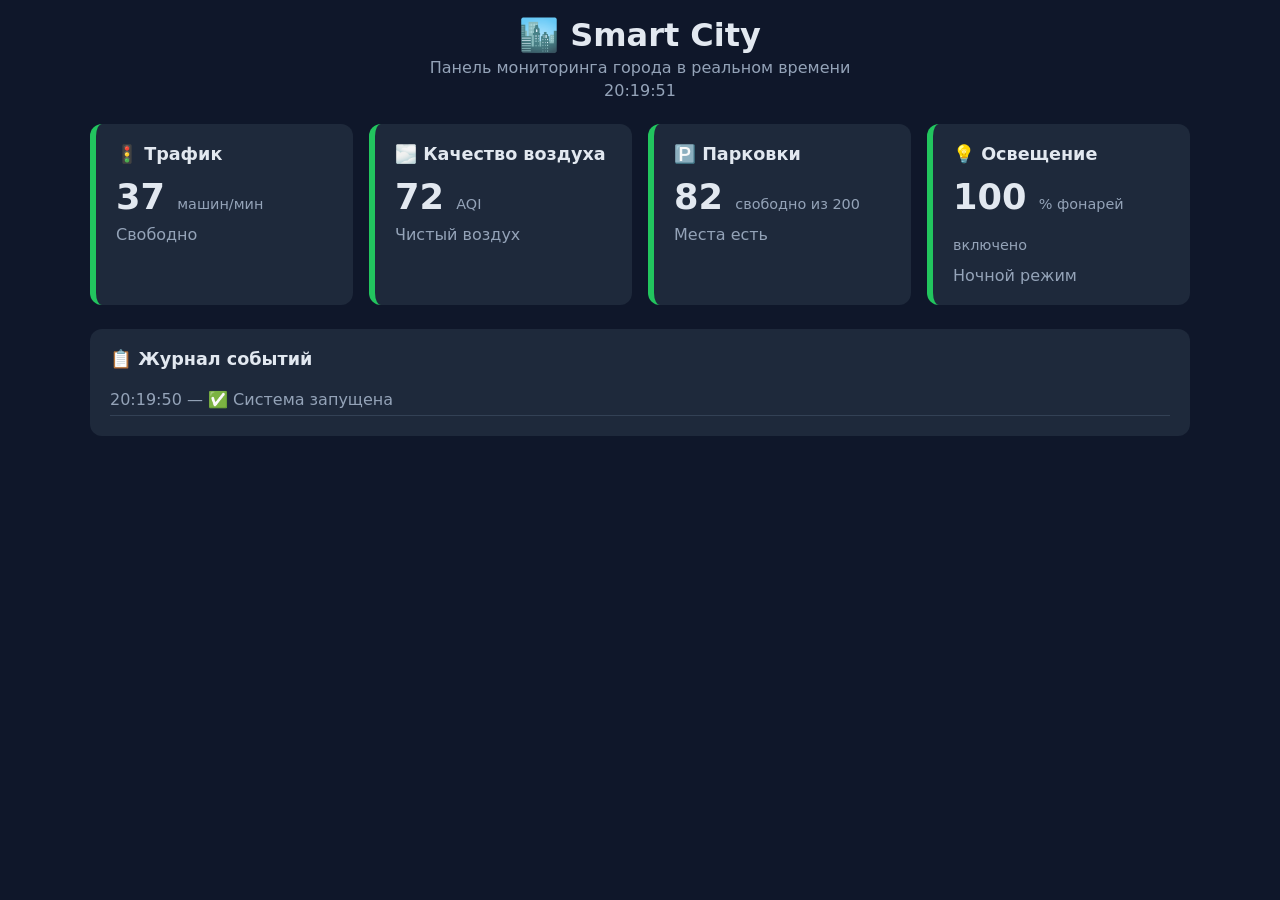
<file: index.html>
<!DOCTYPE html>
<html lang="ru">
<head>
  <meta charset="UTF-8">
  <!-- Чтобы страница нормально выглядела на телефоне -->
  <meta name="viewport" content="width=device-width, initial-scale=1.0">
  <title>Smart City Dashboard</title>
  <!-- Подключаем файл со стилями -->
  <link rel="stylesheet" href="style.css">
</head>
<body>
  <header class="header">
    <h1>🏙️ Smart City</h1>
    <p class="subtitle">Панель мониторинга города в реальном времени</p>
    <p class="clock" id="clock">--:--:--</p>
  </header>

  <main>
    <!-- Сетка карточек. Каждая карточка — один «датчик» города.
         id нужны, чтобы JavaScript мог найти элемент и поменять в нём число. -->
    <section class="grid">
      <article class="card" id="card-traffic">
        <h2>🚦 Трафик</h2>
        <p class="value"><span id="traffic">--</span> <small>машин/мин</small></p>
        <p class="status" id="traffic-status">загрузка…</p>
      </article>

      <article class="card" id="card-air">
        <h2>🌫️ Качество воздуха</h2>
        <p class="value"><span id="air">--</span> <small>AQI</small></p>
        <p class="status" id="air-status">загрузка…</p>
      </article>

      <article class="card" id="card-parking">
        <h2>🅿️ Парковки</h2>
        <p class="value"><span id="parking">--</span> <small>свободно из 200</small></p>
        <p class="status" id="parking-status">загрузка…</p>
      </article>

      <article class="card" id="card-light">
        <h2>💡 Освещение</h2>
        <p class="value"><span id="light">--</span> <small>% фонарей включено</small></p>
        <p class="status" id="light-status">загрузка…</p>
      </article>
    </section>

    <!-- Журнал событий: сюда пишем предупреждения -->
    <section class="log">
      <h2>📋 Журнал событий</h2>
      <ul id="log-list"></ul>
    </section>
  </main>

  <!-- Скрипт подключаем в конце, когда все элементы уже есть на странице -->
  <script src="app.js"></script>
</body>
</html>
</file>
<file: style.css>
/* Переменные с цветами: поменяешь здесь — поменяется везде */
:root {
  --bg: #0f172a;
  --card: #1e293b;
  --text: #e2e8f0;
  --muted: #94a3b8;
  --ok: #22c55e;
  --warn: #eab308;
  --danger: #ef4444;
}

* {
  box-sizing: border-box;
}

body {
  margin: 0;
  padding: 16px;
  font-family: system-ui, -apple-system, sans-serif;
  background: var(--bg);
  color: var(--text);
}

.header {
  text-align: center;
  margin-bottom: 24px;
}

.header h1 {
  margin: 0;
  font-size: 2rem;
}

.subtitle,
.clock {
  color: var(--muted);
  margin: 4px 0;
}

/* Сетка: карточки сами переносятся на новую строку на узком экране */
.grid {
  display: grid;
  grid-template-columns: repeat(auto-fit, minmax(220px, 1fr));
  gap: 16px;
  max-width: 1100px;
  margin: 0 auto;
}

.card {
  background: var(--card);
  border-radius: 12px;
  padding: 20px;
  border-left: 6px solid var(--muted);
  transition: border-color 0.3s;
}

.card h2 {
  margin: 0 0 12px;
  font-size: 1.1rem;
}

.value {
  font-size: 2.2rem;
  font-weight: bold;
  margin: 0;
}

.value small {
  font-size: 0.9rem;
  font-weight: normal;
  color: var(--muted);
}

.status {
  margin: 8px 0 0;
  color: var(--muted);
}

/* Эти классы JavaScript добавляет карточке в зависимости от состояния */
.card.ok     { border-left-color: var(--ok); }
.card.warn   { border-left-color: var(--warn); }
.card.danger { border-left-color: var(--danger); }

.log {
  max-width: 1100px;
  margin: 24px auto 0;
  background: var(--card);
  border-radius: 12px;
  padding: 20px;
}

.log h2 {
  margin-top: 0;
  font-size: 1.1rem;
}

#log-list {
  list-style: none;
  padding: 0;
  margin: 0;
  max-height: 220px;
  overflow-y: auto;
}

#log-list li {
  padding: 6px 0;
  border-bottom: 1px solid #334155;
  color: var(--muted);
}
</file>
